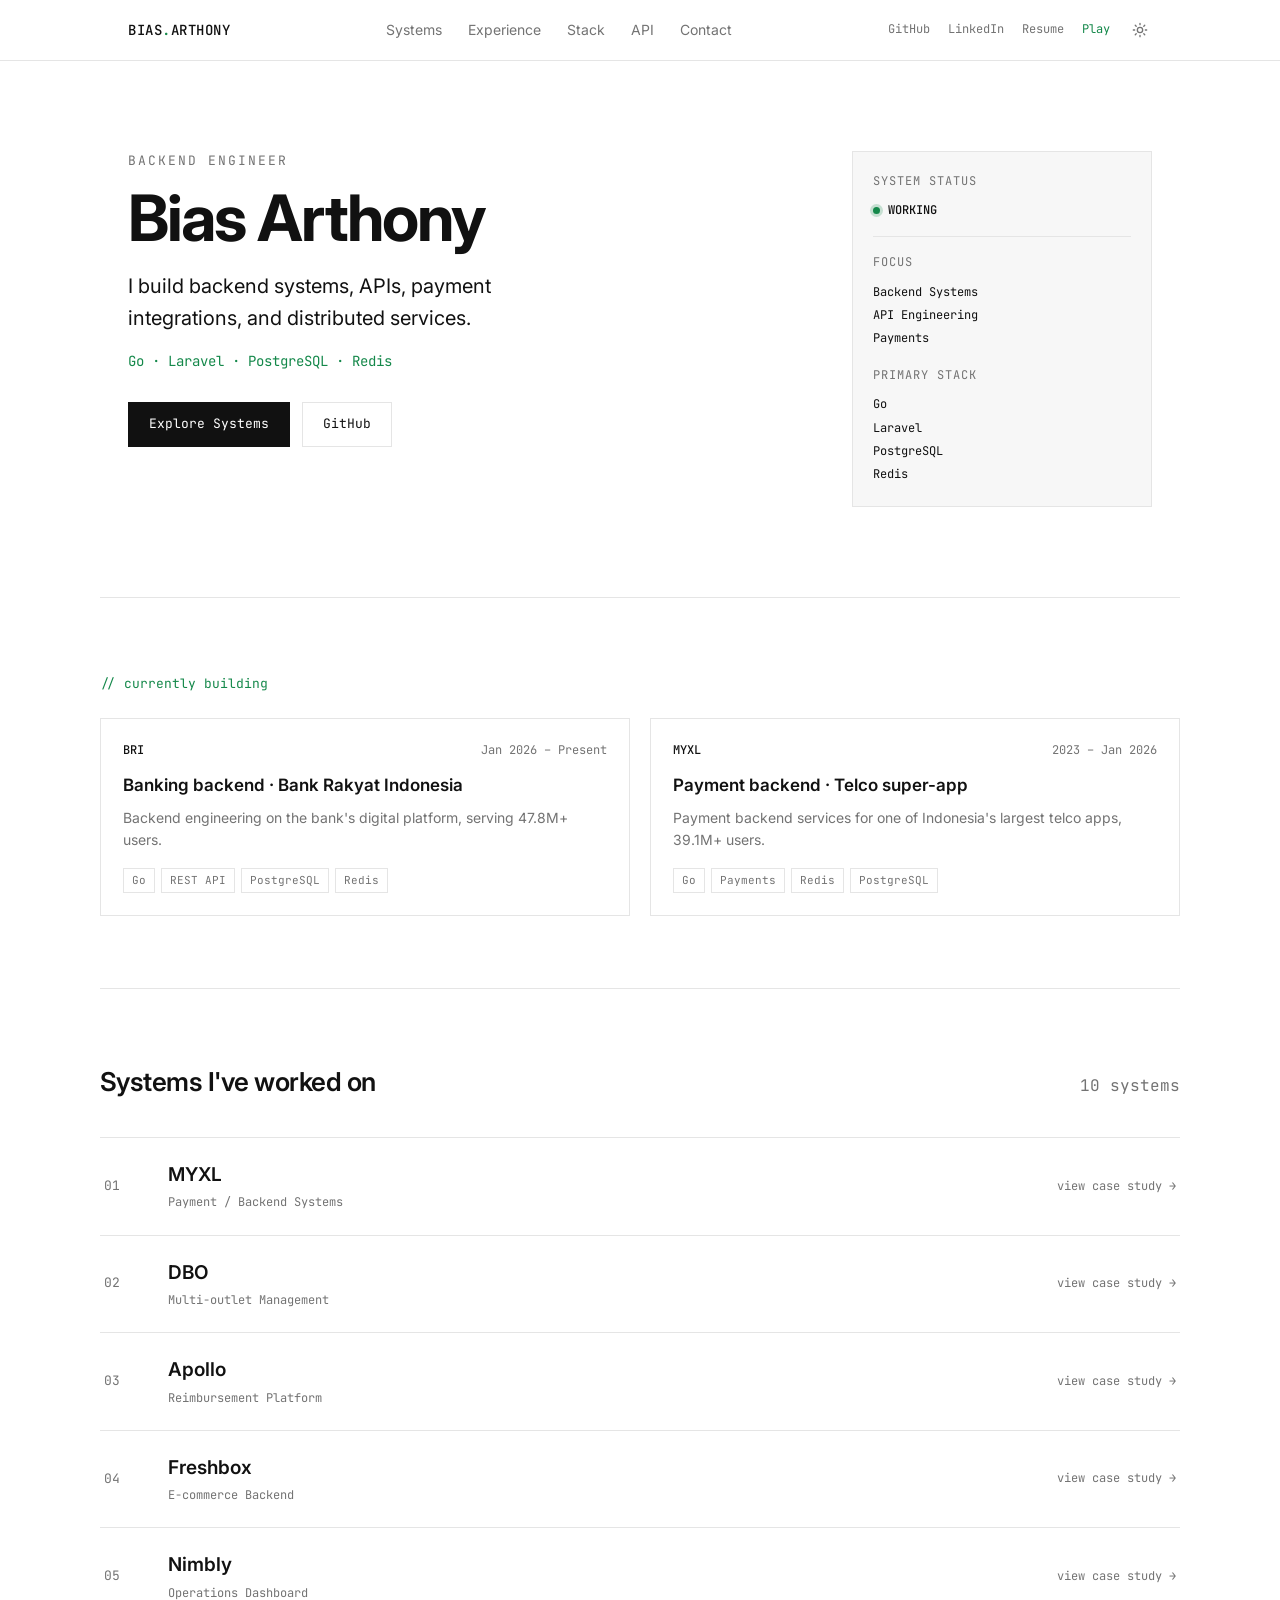
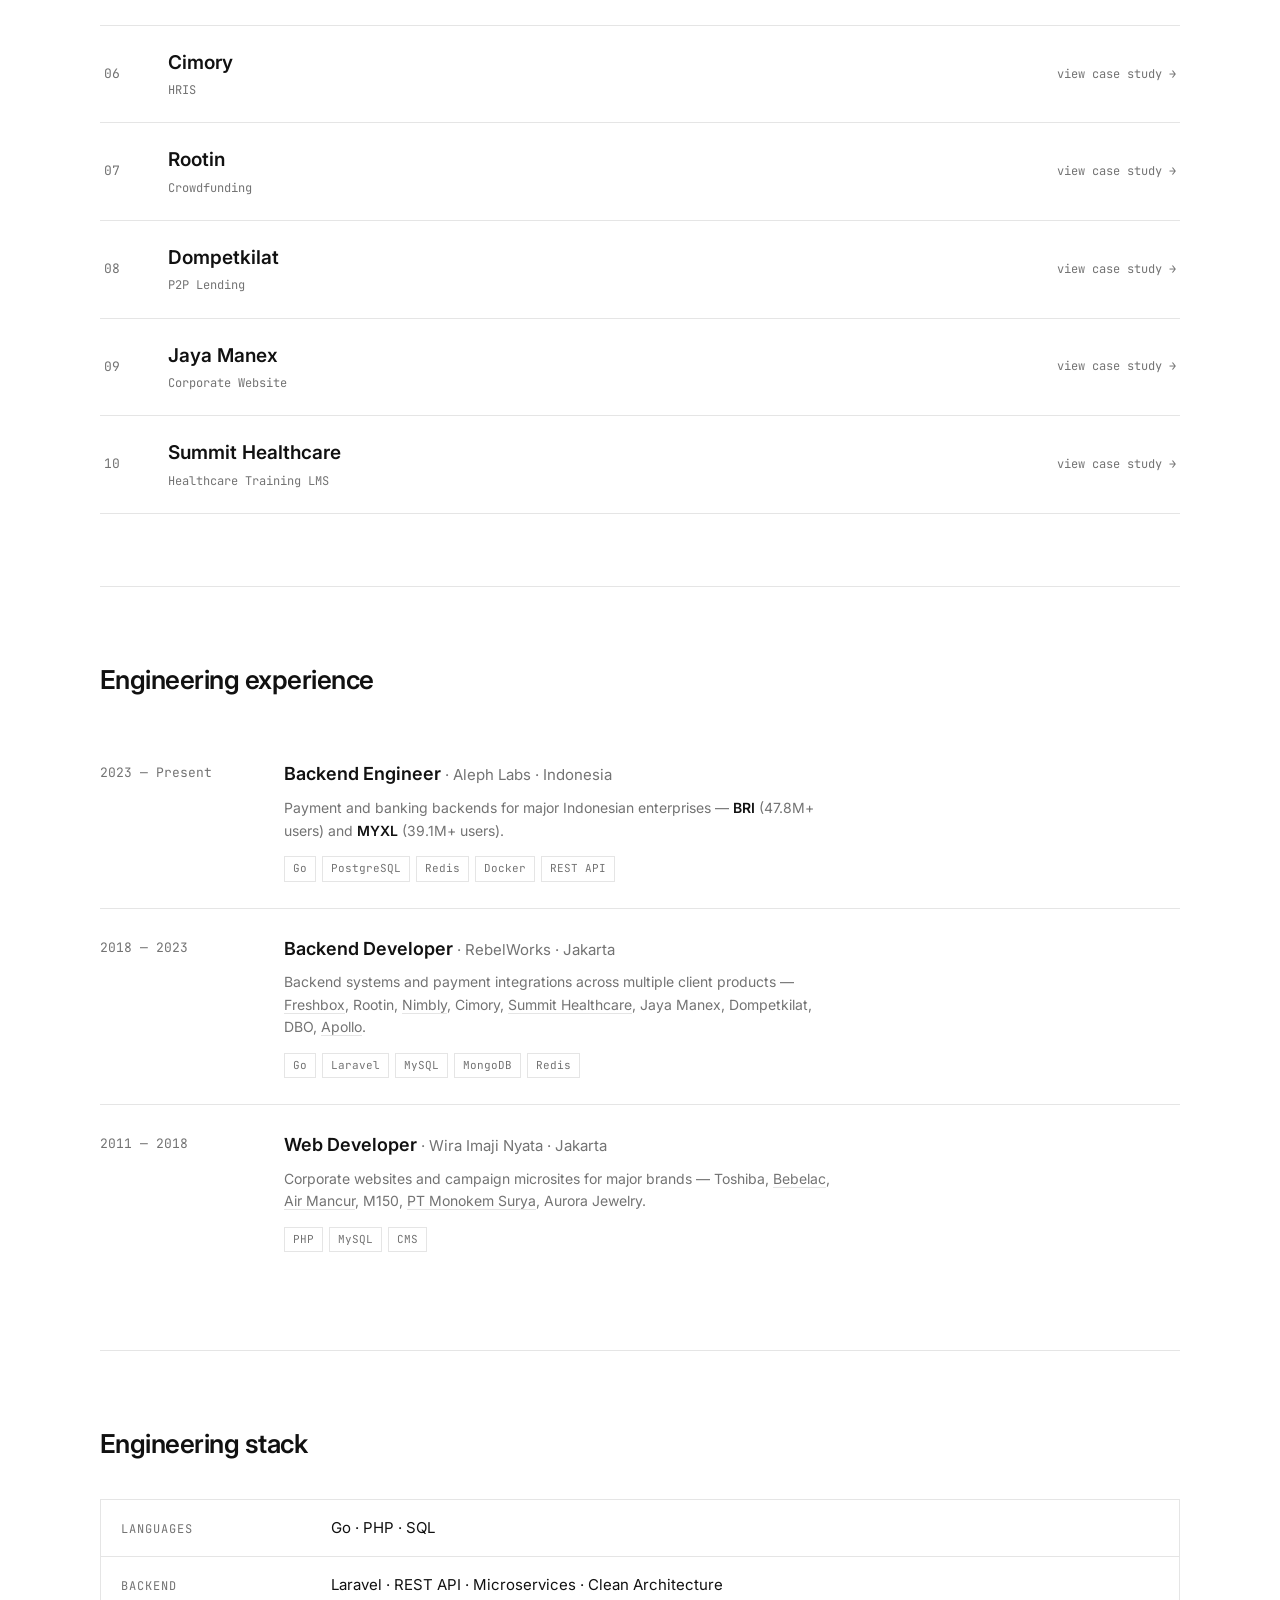
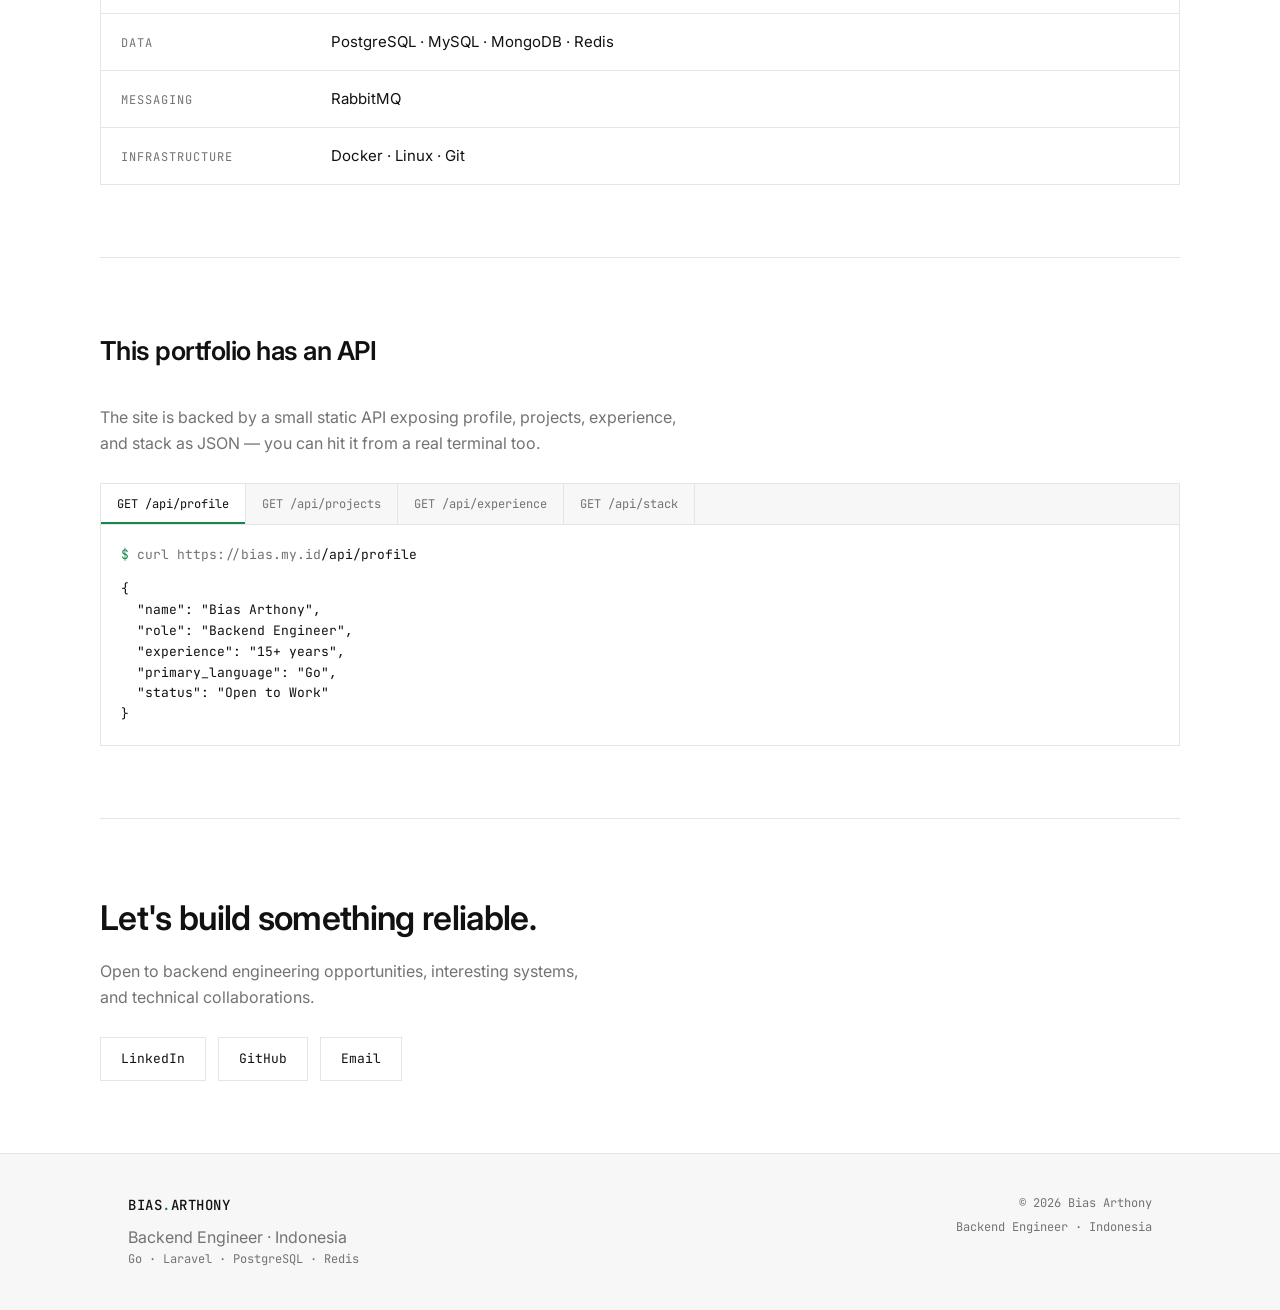
<file: index.html>
<!DOCTYPE html>
<html lang="en" data-theme="light">

<head>
  <meta charset="UTF-8" />
  <meta name="viewport" content="width=device-width, initial-scale=1.0" />

  <title>Bias Arthony — Backend Engineer</title>
  <meta name="description"
    content="Backend Engineer specializing in Go, Laravel, PostgreSQL, APIs, payment systems, and backend infrastructure. 15+ years building reliable systems." />
  <meta name="author" content="Bias Arthony" />
  <link rel="canonical" href="https://bias.my.id/" />
  <meta name="theme-color" content="#ffffff" />

  <meta property="og:type" content="website" />
  <meta property="og:url" content="https://bias.my.id/" />
  <meta property="og:title" content="Bias Arthony — Backend Engineer" />
  <meta property="og:description" content="Backend Engineer — Go, Laravel, PostgreSQL, APIs, payment systems, and backend infrastructure." />
  <meta property="og:image" content="https://bias.my.id/assets/img/og.png" />
  <meta property="og:site_name" content="Bias Arthony" />

  <meta name="twitter:card" content="summary_large_image" />
  <meta name="twitter:title" content="Bias Arthony — Backend Engineer" />
  <meta name="twitter:description" content="Backend Engineer — Go, Laravel, PostgreSQL, APIs, payment systems, and backend infrastructure." />
  <meta name="twitter:image" content="https://bias.my.id/assets/img/og.png" />

  <link rel="icon" type="image/svg+xml" href="assets/icons/favicon.svg" />

  <link rel="preconnect" href="https://fonts.googleapis.com" />
  <link rel="preconnect" href="https://fonts.gstatic.com" crossorigin />
  <link
    href="https://fonts.googleapis.com/css2?family=Inter:wght@400;500;600;700&family=JetBrains+Mono:wght@400;500&display=swap"
    rel="stylesheet" />

  <link rel="stylesheet" href="style.css" />

  <script type="application/ld+json">
  {
    "@context": "https://schema.org",
    "@type": "Person",
    "name": "Bias Arthony",
    "jobTitle": "Backend Engineer",
    "url": "https://bias.my.id/",
    "address": { "@type": "PostalAddress", "addressCountry": "Indonesia" },
    "sameAs": ["https://github.com/bias-arthony", "https://www.linkedin.com/in/biasarthony/"],
    "knowsAbout": ["Go", "Laravel", "PostgreSQL", "Redis", "RabbitMQ", "REST API", "Microservices", "Payment Systems", "Distributed Systems", "Backend Infrastructure"]
  }
  </script>
</head>

<body>

  <!-- ── Nav ─────────────────────────────────────────── -->
  <nav class="nav" id="nav">
    <div class="nav-inner">
      <a class="brand" href="#top">BIAS<span class="dot">.</span>ARTHONY</a>
      <div class="nav-links" id="nav-links">
        <a href="#systems">Systems</a>
        <a href="#experience">Experience</a>
        <a href="#stack">Stack</a>
        <a href="#api">API</a>
        <a href="#contact">Contact</a>
        <a href="/game/" class="only-mobile">Play</a>
      </div>
      <div class="nav-right">
        <a href="https://github.com/bias-arthony" target="_blank" rel="noopener">GitHub</a>
        <a href="https://www.linkedin.com/in/biasarthony/" target="_blank" rel="noopener">LinkedIn</a>
        <a href="assets/Bias-Arthony-CV.pdf" download>Resume</a>
        <a href="/game/" class="nav-play">Play</a>
        <button class="theme-btn" id="theme-toggle" type="button" aria-label="Toggle theme">
          <svg class="i-sun" viewBox="0 0 24 24" width="16" height="16" fill="none" stroke="currentColor" stroke-width="2" stroke-linecap="round"><circle cx="12" cy="12" r="4"/><path d="M12 2v2M12 20v2M4.9 4.9l1.4 1.4M17.7 17.7l1.4 1.4M2 12h2M20 12h2M4.9 19.1l1.4-1.4M17.7 6.3l1.4-1.4"/></svg>
          <svg class="i-moon" viewBox="0 0 24 24" width="16" height="16" fill="none" stroke="currentColor" stroke-width="2" stroke-linecap="round" stroke-linejoin="round"><path d="M21 12.8A9 9 0 1 1 11.2 3a7 7 0 0 0 9.8 9.8z"/></svg>
        </button>
        <button class="menu-btn" id="menu-btn" type="button" aria-label="Menu" aria-expanded="false">
          <svg viewBox="0 0 24 24" width="20" height="20" fill="none" stroke="currentColor" stroke-width="2" stroke-linecap="round"><path d="M3 6h18M3 12h18M3 18h18"/></svg>
        </button>
      </div>
    </div>
  </nav>

  <main id="top">

    <!-- ── Hero ──────────────────────────────────────── -->
    <header class="hero container">
      <div class="hero-main reveal">
        <p class="eyebrow">Backend Engineer</p>
        <h1>Bias Arthony</h1>
        <p class="lead">I build backend systems, APIs, payment integrations, and distributed services.</p>
        <p class="mono stack-line">Go · Laravel · PostgreSQL · Redis</p>
        <div class="hero-actions">
          <a class="btn btn-primary" href="#systems">Explore Systems</a>
          <a class="btn btn-ghost" href="https://github.com/bias-arthony" target="_blank" rel="noopener">GitHub</a>
        </div>
      </div>

      <aside class="status-card reveal" aria-label="System status">
        <div class="status-row"><span class="k">SYSTEM STATUS</span></div>
        <div class="status-row on"><span class="live"></span> WORKING</div>
        <div class="status-sep"></div>
        <div class="status-block">
          <span class="k">FOCUS</span>
          <ul><li>Backend Systems</li><li>API Engineering</li><li>Payments</li></ul>
        </div>
        <div class="status-block">
          <span class="k">PRIMARY STACK</span>
          <ul><li>Go</li><li>Laravel</li><li>PostgreSQL</li><li>Redis</li></ul>
        </div>
      </aside>
    </header>

    <!-- ── Currently building ────────────────────────── -->
    <section class="container section" id="current">
      <div class="sec-label reveal"><span class="mono">// currently building</span></div>
      <div class="current-grid">
        <article class="current-card reveal">
          <div class="cc-head"><span class="mono tag">BRI</span><span class="mono muted">Jan 2026 – Present</span></div>
          <h3>Banking backend · Bank Rakyat Indonesia</h3>
          <p>Backend engineering on the bank's digital platform, serving 47.8M+ users.</p>
          <div class="chips"><span>Go</span><span>REST API</span><span>PostgreSQL</span><span>Redis</span></div>
        </article>
        <article class="current-card reveal">
          <div class="cc-head"><span class="mono tag">MYXL</span><span class="mono muted">2023 – Jan 2026</span></div>
          <h3>Payment backend · Telco super-app</h3>
          <p>Payment backend services for one of Indonesia's largest telco apps, 39.1M+ users.</p>
          <div class="chips"><span>Go</span><span>Payments</span><span>Redis</span><span>PostgreSQL</span></div>
        </article>
      </div>
    </section>

    <!-- ── Systems ───────────────────────────────────── -->
    <section class="container section" id="systems">
      <div class="sec-head reveal">
        <h2>Systems I've worked on</h2>
        <span class="mono muted">10 systems</span>
      </div>
      <div class="systems" id="systems-list"></div>
    </section>

    <!-- ── Experience ────────────────────────────────── -->
    <section class="container section" id="experience">
      <div class="sec-head reveal"><h2>Engineering experience</h2></div>
      <div class="exp">
        <article class="exp-row reveal">
          <div class="exp-when mono">2023 — Present</div>
          <div class="exp-what">
            <h3>Backend Engineer <span class="muted">· Aleph Labs · Indonesia</span></h3>
            <p>Payment and banking backends for major Indonesian enterprises — <strong>BRI</strong> (47.8M+ users) and <strong>MYXL</strong> (39.1M+ users).</p>
            <div class="chips"><span>Go</span><span>PostgreSQL</span><span>Redis</span><span>Docker</span><span>REST API</span></div>
          </div>
        </article>
        <article class="exp-row reveal">
          <div class="exp-when mono">2018 — 2023</div>
          <div class="exp-what">
            <h3>Backend Developer <span class="muted">· RebelWorks · Jakarta</span></h3>
            <p>Backend systems and payment integrations across multiple client products —
              <a href="https://www.freshbox.id/" target="_blank" rel="noopener">Freshbox</a>, Rootin,
              <a href="https://hellonimbly.com/id/" target="_blank" rel="noopener">Nimbly</a>, Cimory,
              <a href="https://www.summithealthcare.co.id/" target="_blank" rel="noopener">Summit Healthcare</a>, Jaya Manex, Dompetkilat, DBO,
              <a href="https://getapollo.co/reimbursement" target="_blank" rel="noopener">Apollo</a>.</p>
            <div class="chips"><span>Go</span><span>Laravel</span><span>MySQL</span><span>MongoDB</span><span>Redis</span></div>
          </div>
        </article>
        <article class="exp-row reveal">
          <div class="exp-when mono">2011 — 2018</div>
          <div class="exp-what">
            <h3>Web Developer <span class="muted">· Wira Imaji Nyata · Jakarta</span></h3>
            <p>Corporate websites and campaign microsites for major brands — Toshiba,
              <a href="https://www.bebelac.com/" target="_blank" rel="noopener">Bebelac</a>,
              <a href="https://www.airmancur.co.id/product.html" target="_blank" rel="noopener">Air Mancur</a>, M150,
              <a href="https://www.monokem.com/" target="_blank" rel="noopener">PT Monokem Surya</a>, Aurora Jewelry.</p>
            <div class="chips"><span>PHP</span><span>MySQL</span><span>CMS</span></div>
          </div>
        </article>
      </div>
    </section>

    <!-- ── Stack ─────────────────────────────────────── -->
    <section class="container section" id="stack">
      <div class="sec-head reveal"><h2>Engineering stack</h2></div>
      <div class="matrix reveal">
        <div class="mrow"><span class="mono k">LANGUAGES</span><span class="v">Go · PHP · SQL</span></div>
        <div class="mrow"><span class="mono k">BACKEND</span><span class="v">Laravel · REST API · Microservices · Clean Architecture</span></div>
        <div class="mrow"><span class="mono k">DATA</span><span class="v">PostgreSQL · MySQL · MongoDB · Redis</span></div>
        <div class="mrow"><span class="mono k">MESSAGING</span><span class="v">RabbitMQ</span></div>
        <div class="mrow"><span class="mono k">INFRASTRUCTURE</span><span class="v">Docker · Linux · Git</span></div>
      </div>
    </section>

    <!-- ── API ───────────────────────────────────────── -->
    <section class="container section" id="api">
      <div class="sec-head reveal"><h2>This portfolio has an API</h2></div>
      <p class="api-intro reveal">The site is backed by a small static API exposing profile, projects,
        experience, and stack as JSON — you can hit it from a real terminal too.</p>
      <div class="api-console reveal">
        <div class="api-tabs" id="api-tabs">
          <button class="api-tab active" data-ep="/api/profile">GET /api/profile</button>
          <button class="api-tab" data-ep="/api/projects">GET /api/projects</button>
          <button class="api-tab" data-ep="/api/experience">GET /api/experience</button>
          <button class="api-tab" data-ep="/api/stack">GET /api/stack</button>
        </div>
        <div class="api-body">
          <div class="api-req mono"><span class="prompt">$</span> curl https://bias.my.id<span id="api-ep">/api/profile</span></div>
          <pre class="api-res mono" id="api-res">Loading…</pre>
        </div>
      </div>
    </section>

    <!-- ── Contact ───────────────────────────────────── -->
    <section class="container section" id="contact">
      <div class="contact reveal">
        <h2>Let's build something reliable.</h2>
        <p>Open to backend engineering opportunities, interesting systems, and technical collaborations.</p>
        <div class="contact-links">
          <a class="btn btn-ghost" href="https://www.linkedin.com/in/biasarthony/" target="_blank" rel="noopener">LinkedIn</a>
          <a class="btn btn-ghost" href="https://github.com/bias-arthony" target="_blank" rel="noopener">GitHub</a>
          <a class="btn btn-ghost" href="mailto:biasarthony@gmail.com">Email</a>
        </div>
      </div>
    </section>
  </main>

  <footer class="footer">
    <div class="container footer-inner">
      <div>
        <div class="brand">BIAS<span class="dot">.</span>ARTHONY</div>
        <p class="muted">Backend Engineer · Indonesia</p>
        <p class="mono muted small">Go · Laravel · PostgreSQL · Redis</p>
      </div>
      <div class="footer-meta mono muted small">
        <span>© 2026 Bias Arthony</span>
        <span>Backend Engineer · Indonesia</span>
      </div>
    </div>
  </footer>

  <script src="script.js" defer></script>
</body>

</html>
</file>
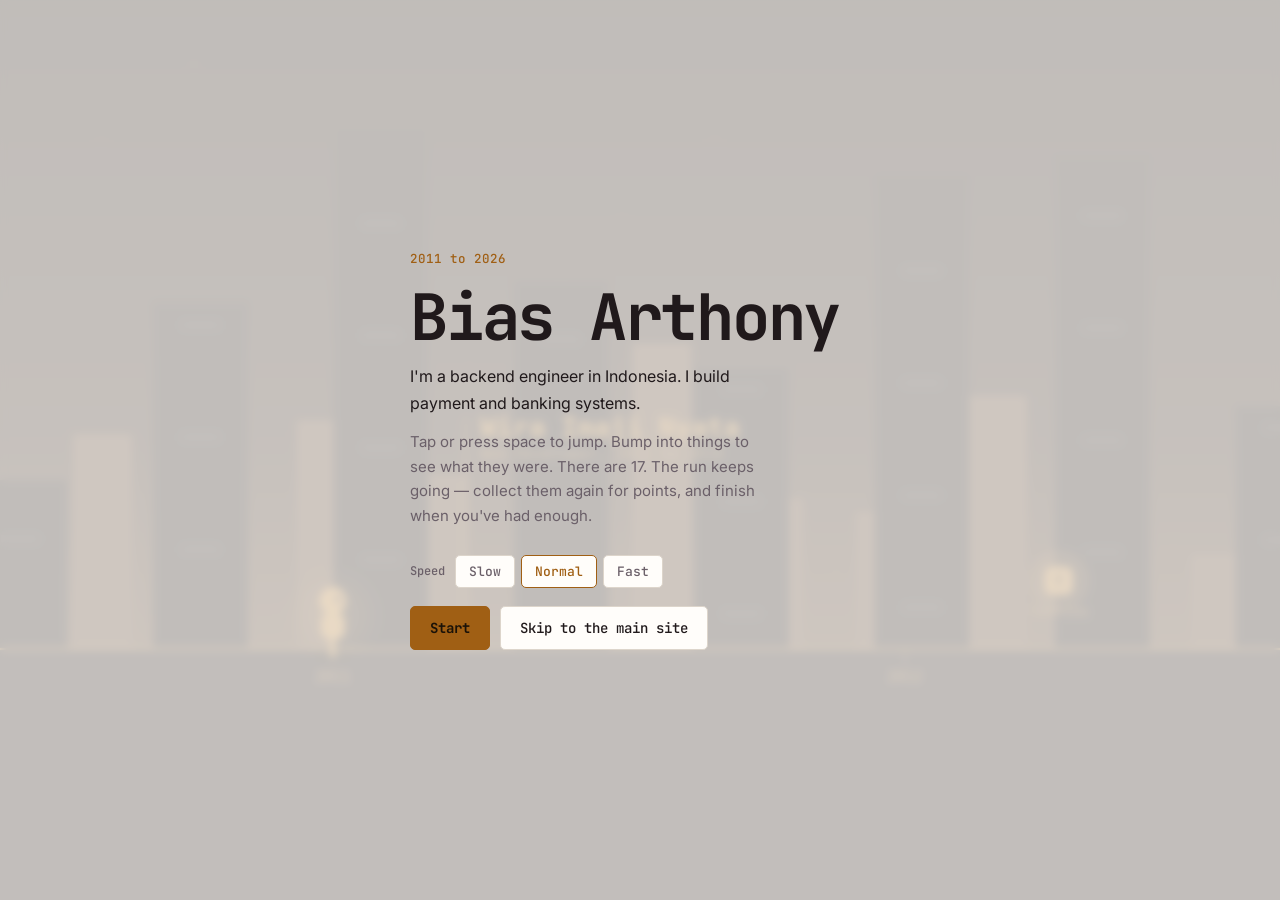
<file: game/index.html>
<!DOCTYPE html>
<html lang="en" data-theme="dark">
<head>
<meta charset="utf-8">
<meta name="color-scheme" content="dark light">
<meta name="viewport" content="width=device-width, initial-scale=1, viewport-fit=cover">
<title>Bias Arthony — Backend Engineer (Go, PostgreSQL, Redis)</title>
<meta name="description" content="Bias Arthony, backend engineer in Indonesia. Payment and banking systems since 2011, in Go, Laravel, PostgreSQL and Redis. Play through the timeline.">
<link rel="canonical" href="https://bias.my.id/game/">
<meta name="robots" content="noindex, follow">
<meta name="theme-color" content="#15121b" media="(prefers-color-scheme: dark)">
<meta name="theme-color" content="#eeeae4" media="(prefers-color-scheme: light)">
<meta property="og:type" content="profile">
<meta property="og:title" content="Bias Arthony — Backend Engineer">
<meta property="og:description" content="Backend engineer in Indonesia. Payments and banking since 2011.">
<meta property="og:url" content="https://bias.my.id/game/">
<meta name="twitter:card" content="summary_large_image">
<link rel="icon" href="data:image/svg+xml,%3Csvg xmlns='http://www.w3.org/2000/svg' viewBox='0 0 32 32'%3E%3Crect width='32' height='32' rx='6' fill='%2315121b'/%3E%3Ccircle cx='16' cy='12' r='5' fill='%23d6984a'/%3E%3Cpath d='M16 17v7M16 24l-4 4M16 24l4 4' stroke='%23d6984a' stroke-width='2.5' stroke-linecap='round'/%3E%3C/svg%3E">
<link rel="preconnect" href="https://fonts.googleapis.com">
<link rel="preconnect" href="https://fonts.gstatic.com" crossorigin>
<link rel="preload" as="style" href="https://fonts.googleapis.com/css2?family=Inter:wght@400;500;600&family=JetBrains+Mono:wght@400;500;700&display=swap" onload="this.onload=null;this.rel='stylesheet'">
<noscript><link rel="stylesheet" href="https://fonts.googleapis.com/css2?family=Inter:wght@400;500;600&family=JetBrains+Mono:wght@400;500;700&display=swap"></noscript>
<link rel="stylesheet" href="styles.css">
<script type="application/ld+json">
{"@context":"https://schema.org","@type":"Person","name":"Bias Arthony","jobTitle":"Backend Engineer","url":"https://bias.my.id/","email":"mailto:biasarthony@gmail.com","address":{"@type":"PostalAddress","addressCountry":"ID"},"sameAs":["https://github.com/bias-arthony","https://linkedin.com/in/biasarthony"],"knowsAbout":["Go","PHP","Laravel","PostgreSQL","MySQL","MongoDB","Redis","RabbitMQ","Docker","REST API","Microservices","Clean Architecture"],"worksFor":{"@type":"Organization","name":"Aleph Labs"}}
</script>
</head>
<body>

<a class="skip" href="/">Skip the game, go to the main site</a>

<div id="game">
  <canvas id="stage" role="img" aria-label="A side-scrolling run through fifteen years of work. The same information is written out in the document below."></canvas>

  <div id="intro">
    <div class="in">
      <p class="kick">2011 to 2026</p>
      <h1>Bias Arthony</h1>
      <p class="sub">I'm a backend engineer in Indonesia. I build payment and banking systems.</p>
      <p class="how">Tap or press space to jump. Bump into things to see what they were. There are <span
          id="intro-total">17</span>. The run keeps going — collect them again for points, and finish when you've had
        enough.</p>
      <div class="speed" role="group" aria-label="Running speed">
        <span class="sp-k">Speed</span>
        <button class="sp" data-s="slow" type="button">Slow</button>
        <button class="sp" data-s="normal" type="button">Normal</button>
        <button class="sp" data-s="fast" type="button">Fast</button>
      </div>
      <div class="row">
        <button id="go" class="btn btn-p" type="button">Start</button>
        <a class="btn" href="/">Skip to the main site</a>
      </div>
    </div>
  </div>

  <div id="hud" hidden>
    <p class="found"><span id="found">0</span><span class="sl">/</span><span id="total">17</span> found<span
        class="sl">·</span><span id="score">0</span> pts<span class="sp-now" id="sp-now"></span></p>
    <div class="hud-r">
      <button id="stop" class="ico wide" type="button">Finish</button>
      <button id="slower" class="ico" type="button" aria-label="Slow down">−</button>
      <button id="faster" class="ico" type="button" aria-label="Speed up">+</button>
      <button id="theme" class="ico" type="button" aria-label="Switch theme">◐</button>
      <a class="ico" href="/" aria-label="Back to the main site">≡</a>
    </div>
  </div>

  <div id="cards" aria-live="polite"></div>

  <div id="over" hidden>
    <div class="in">
      <p class="kick">You found <span id="over-n">0</span>. Score <span id="over-score">0</span> · best <span
          id="over-best">0</span>.</p>
      <h2>Here's all of it</h2>
      <div id="over-list"></div>
      <ul class="links">
        <li><a href="mailto:biasarthony@gmail.com">biasarthony@gmail.com</a></li>
        <li><a href="https://github.com/bias-arthony" rel="me">github.com/bias-arthony</a></li>
        <li><a href="https://linkedin.com/in/biasarthony" rel="me">linkedin.com/in/biasarthony</a></li>
      </ul>
      <div class="row">
        <button id="again" class="btn btn-p" type="button">Run again</button>
        <a class="btn" href="/">Back to the site</a>
      </div>
    </div>
  </div>
</div>

<script src="game.js" defer></script>
</body>
</html>
</file>
<file: style.css>
/* ───────────────────────────────────────────────
   bias.my.id — Engineering System portfolio
   Monochrome, editorial, mono accents. Vanilla CSS.
   ─────────────────────────────────────────────── */

:root {
  --bg: #ffffff;
  --bg-2: #f7f7f7;
  --fg: #111111;
  --muted: #737373;
  --border: #e5e5e5;
  --accent: #111111;
  --green: #14884a;

  --sans: "Inter", -apple-system, system-ui, "Segoe UI", sans-serif;
  --mono: "JetBrains Mono", ui-monospace, "SF Mono", Menlo, monospace;
  --max: 1080px;
  --pad: 28px;
}

:root[data-theme="dark"] {
  --bg: #0a0a0a;
  --bg-2: #111111;
  --fg: #f5f5f5;
  --muted: #8a8a8a;
  --border: #262626;
  --accent: #f5f5f5;
  --green: #2bd576;
}

* { margin: 0; padding: 0; box-sizing: border-box; }
html { scroll-behavior: smooth; scroll-padding-top: 80px; }
body {
  background: var(--bg); color: var(--fg);
  font-family: var(--sans); font-size: 16px; line-height: 1.6;
  -webkit-font-smoothing: antialiased; overflow-x: hidden;
  transition: background .25s, color .25s;
}
a { color: inherit; text-decoration: none; }
.mono { font-family: var(--mono); }
.muted { color: var(--muted); }
.small { font-size: 12px; }
.container { max-width: var(--max); margin: 0 auto; padding: 0 var(--pad); }
.dot { color: var(--green); }

/* ── Nav ─────────────────────────────────────── */
.nav {
  position: sticky; top: 0; z-index: 100;
  background: color-mix(in srgb, var(--bg) 82%, transparent);
  backdrop-filter: blur(10px);
  border-bottom: 1px solid var(--border);
}
.nav-inner {
  max-width: var(--max); margin: 0 auto; height: 60px; padding: 0 var(--pad);
  display: flex; align-items: center; justify-content: space-between; gap: 20px;
}
.brand { font-family: var(--mono); font-size: 14px; font-weight: 500; letter-spacing: .5px; }
.nav-links { display: flex; gap: 26px; }
.nav-links a { font-size: 14px; color: var(--muted); transition: color .18s; }
.nav-links a:hover { color: var(--fg); }
.nav-links a.active { color: var(--green); }
.nav-right a:hover { color: var(--green); }
.nav-right a.nav-play { color: var(--green); }
.only-mobile { display: none; }
.nav-right { display: flex; align-items: center; gap: 18px; }
.nav-right a { font-family: var(--mono); font-size: 12px; color: var(--muted); transition: color .18s; }
.nav-right a:hover { color: var(--fg); }
.theme-btn, .menu-btn { background: none; border: none; color: var(--muted); cursor: pointer; display: inline-flex; padding: 4px; }
.theme-btn:hover, .menu-btn:hover { color: var(--fg); }
.i-moon { display: none; }
:root[data-theme="dark"] .i-sun { display: none; }
:root[data-theme="dark"] .i-moon { display: block; }
.menu-btn { display: none; }

/* ── Section rhythm ──────────────────────────── */
.section { padding: 72px 0; border-top: 1px solid var(--border); }
.sec-head { display: flex; align-items: baseline; justify-content: space-between; gap: 16px; margin-bottom: 34px; }
.sec-head h2 { font-size: 26px; font-weight: 600; letter-spacing: -.02em; }
.sec-label { margin-bottom: 22px; }
.sec-label .mono { color: var(--green); font-size: 13px; }

/* ── Hero ────────────────────────────────────── */
.hero {
  display: grid; grid-template-columns: 1fr 300px; gap: 48px;
  padding-top: 90px; padding-bottom: 90px; align-items: start;
}
.eyebrow { font-family: var(--mono); font-size: 13px; color: var(--muted); text-transform: uppercase; letter-spacing: 2px; margin-bottom: 14px; }
.hero h1 { font-size: 64px; font-weight: 700; letter-spacing: -.03em; line-height: 1; margin-bottom: 20px; }
.lead { font-size: 20px; max-width: 34ch; margin-bottom: 16px; }
.stack-line { color: var(--green); font-size: 14px; margin-bottom: 30px; }
.hero-actions { display: flex; gap: 12px; flex-wrap: wrap; }

.btn { font-family: var(--mono); font-size: 13px; padding: 11px 20px; border: 1px solid var(--border); transition: all .18s; cursor: pointer; }
.btn-primary { background: var(--fg); color: var(--bg); border-color: var(--fg); }
.btn-primary:hover { opacity: .85; }
.btn-ghost:hover { border-color: var(--fg); }

.status-card { border: 1px solid var(--border); background: var(--bg-2); padding: 20px; font-family: var(--mono); font-size: 12px; }
.status-row { display: flex; align-items: center; gap: 8px; }
.status-row .k, .status-block .k { color: var(--muted); letter-spacing: 1px; }
.status-row.on { color: var(--fg); font-weight: 500; margin-top: 10px; }
.live { width: 7px; height: 7px; border-radius: 50%; background: var(--green); box-shadow: 0 0 0 3px color-mix(in srgb, var(--green) 22%, transparent); animation: pulse 2.4s infinite; }
@keyframes pulse { 50% { opacity: .4; } }
.status-sep { height: 1px; background: var(--border); margin: 16px 0; }
.status-block { margin-bottom: 16px; }
.status-block:last-child { margin-bottom: 0; }
.status-block ul { list-style: none; margin-top: 8px; }
.status-block li { color: var(--fg); padding: 2px 0; }

/* ── Currently building ──────────────────────── */
.current-grid { display: grid; grid-template-columns: 1fr 1fr; gap: 20px; }
.current-card { border: 1px solid var(--border); padding: 22px; transition: border-color .18s; }
.current-card:hover { border-color: var(--fg); }
.cc-head { display: flex; justify-content: space-between; align-items: center; margin-bottom: 12px; font-size: 12px; }
.cc-head .tag { color: var(--fg); font-weight: 500; }
.current-card h3 { font-size: 17px; font-weight: 600; margin-bottom: 8px; }
.current-card p { color: var(--muted); font-size: 14px; margin-bottom: 16px; }

.chips { display: flex; flex-wrap: wrap; gap: 6px; }
.chips span { font-family: var(--mono); font-size: 11px; color: var(--muted); border: 1px solid var(--border); padding: 3px 8px; }

/* ── Systems ─────────────────────────────────── */
.systems { border-top: 1px solid var(--border); }
.sys { border-bottom: 1px solid var(--border); }
.sys-head { display: grid; grid-template-columns: 44px 1fr auto; gap: 20px; align-items: center; padding: 22px 4px; cursor: pointer; transition: background .15s; }
.sys-head:hover { background: var(--bg-2); }
.sys-num { font-family: var(--mono); font-size: 13px; color: var(--muted); }
.sys-title { display: flex; flex-direction: column; gap: 3px; }
.sys-title .name { font-size: 19px; font-weight: 600; }
.sys-title .type { font-family: var(--mono); font-size: 12px; color: var(--muted); }
.sys-toggle { font-family: var(--mono); font-size: 12px; color: var(--muted); white-space: nowrap; }
.sys-head:hover .sys-toggle { color: var(--fg); }
.sys-detail { display: grid; grid-template-columns: 44px 1fr; gap: 20px; max-height: 0; overflow: hidden; transition: max-height .3s ease; }
.sys.open .sys-detail { max-height: 640px; }
.sys.open .sys-toggle { color: var(--fg); }
.sys-detail-inner { padding: 4px 0 28px; display: grid; gap: 18px; }
.sys-cols { display: grid; grid-template-columns: 1fr 1fr; gap: 24px; }
.sys-field .fk { font-family: var(--mono); font-size: 11px; color: var(--muted); text-transform: uppercase; letter-spacing: 1px; display: block; margin-bottom: 6px; }
.sys-field p { font-size: 14px; }
.sys-field .ph { color: var(--muted); font-style: italic; }
.sys-links { display: flex; gap: 16px; }
.sys-links a { font-family: var(--mono); font-size: 12px; border-bottom: 1px solid var(--border); padding-bottom: 2px; }
.sys-links a:hover { border-color: var(--fg); }

/* ── Experience ──────────────────────────────── */
.exp { display: grid; gap: 0; }
.exp-row { display: grid; grid-template-columns: 160px 1fr; gap: 24px; padding: 26px 0; border-top: 1px solid var(--border); }
.exp-row:first-child { border-top: none; }
.exp-when { font-size: 13px; color: var(--muted); padding-top: 3px; }
.exp-what h3 { font-size: 18px; font-weight: 600; margin-bottom: 8px; }
.exp-what h3 .muted { font-weight: 400; font-size: 15px; }
.exp-what p { color: var(--muted); font-size: 14px; margin-bottom: 14px; max-width: 62ch; }
.exp-what strong { color: var(--fg); font-weight: 600; }
.exp-what a { border-bottom: 1px solid var(--border); transition: border-color .18s, color .18s; }
.exp-what a:hover { color: var(--green); border-color: var(--green); }

/* ── Stack matrix ────────────────────────────── */
.matrix { border: 1px solid var(--border); }
.mrow { display: grid; grid-template-columns: 190px 1fr; gap: 20px; padding: 16px 20px; border-bottom: 1px solid var(--border); align-items: baseline; }
.mrow:last-child { border-bottom: none; }
.mrow .k { font-size: 12px; color: var(--muted); letter-spacing: 1px; }
.mrow .v { font-size: 15px; }

/* ── API console ─────────────────────────────── */
.api-intro { color: var(--muted); max-width: 60ch; margin-bottom: 26px; }
.api-console { border: 1px solid var(--border); }
.api-tabs { display: flex; flex-wrap: wrap; border-bottom: 1px solid var(--border); background: var(--bg-2); }
.api-tab { font-family: var(--mono); font-size: 12px; padding: 12px 16px; background: none; border: none; border-right: 1px solid var(--border); color: var(--muted); cursor: pointer; transition: color .15s, background .15s; }
.api-tab:hover { color: var(--fg); }
.api-tab.active { color: var(--fg); background: var(--bg); box-shadow: inset 0 -2px 0 var(--green); }
.api-body { padding: 20px; }
.api-req { font-size: 13px; color: var(--muted); margin-bottom: 14px; }
.api-req .prompt { color: var(--green); }
.api-req #api-ep { color: var(--fg); }
.api-res { font-size: 13px; line-height: 1.6; white-space: pre; overflow-x: auto; color: var(--fg); }

/* ── Contact ─────────────────────────────────── */
.contact { text-align: left; }
.contact h2 { font-size: 34px; font-weight: 600; letter-spacing: -.02em; margin-bottom: 14px; }
.contact p { color: var(--muted); max-width: 48ch; margin-bottom: 26px; }
.contact-links { display: flex; gap: 12px; flex-wrap: wrap; }

/* ── Footer ──────────────────────────────────── */
.footer { border-top: 1px solid var(--border); padding: 40px 0; background: var(--bg-2); }
.footer-inner { display: flex; justify-content: space-between; gap: 24px; flex-wrap: wrap; }
.footer .brand { font-size: 14px; margin-bottom: 8px; }
.footer-meta { display: flex; flex-direction: column; gap: 4px; text-align: right; }

/* ── Reveal ──────────────────────────────────── */
.reveal { opacity: 0; transform: translateY(16px); transition: opacity .6s ease, transform .6s ease; }
.reveal.visible { opacity: 1; transform: none; }

/* ── Responsive ──────────────────────────────── */
@media (max-width: 860px) {
  .nav-links, .nav-right a { display: none; }
  .menu-btn { display: inline-flex; }
  .nav-links {
    position: absolute; top: 60px; left: 0; width: 100%; flex-direction: column; gap: 0;
    background: var(--bg); border-bottom: 1px solid var(--border);
    max-height: 0; overflow: hidden; transition: max-height .3s ease;
  }
  .nav-links.open { display: flex; max-height: 360px; }
  .nav-links a { padding: 15px var(--pad); border-top: 1px solid var(--border); }
  .nav-links a.only-mobile { display: block; color: var(--green); }
  .hero { grid-template-columns: 1fr; gap: 34px; padding-top: 56px; }
  .hero h1 { font-size: 44px; }
  .lead { font-size: 18px; }
  .current-grid, .sys-cols { grid-template-columns: 1fr; }
  .exp-row { grid-template-columns: 1fr; gap: 8px; }
  .mrow { grid-template-columns: 1fr; gap: 6px; }
  .footer-meta { text-align: left; }
}
@media (prefers-reduced-motion: reduce) {
  * { animation: none !important; transition: none !important; }
  .reveal { opacity: 1; transform: none; }
  html { scroll-behavior: auto; }
}
</file>
<file: game/styles.css>
:root{
  --bg:#15121b; --surf:#1d1a26; --line:#2e2a3a; --fg:#ece7e2; --dim:#9a91a6;
  --acc:#d6984a;
  --mono:"JetBrains Mono",ui-monospace,SFMono-Regular,Menlo,monospace;
  --sans:"Inter",system-ui,-apple-system,"Segoe UI",sans-serif;
}
[data-theme=light]{
  --bg:#eeeae4; --surf:#fffdfa; --line:#ddd5cb; --fg:#20191b; --dim:#6b6069; --acc:#a05f14;
}
*{box-sizing:border-box}
html{scroll-behavior:smooth}
@media (prefers-reduced-motion:reduce){html{scroll-behavior:auto}*{animation:none!important;transition:none!important}}
body{margin:0;background:var(--bg);color:var(--fg);font-family:var(--sans);font-size:16px;line-height:1.65;-webkit-text-size-adjust:100%}
a{color:var(--acc);text-underline-offset:3px}
a:hover{color:var(--fg)}
:focus-visible{outline:2px solid var(--acc);outline-offset:3px;border-radius:2px}
.skip{position:fixed;top:8px;left:8px;z-index:99;transform:translateY(-200%);background:var(--surf);border:1px solid var(--acc);padding:8px 14px;border-radius:4px;font:500 13px var(--mono)}
.skip:focus{transform:none}
.btn{font:500 14px var(--mono);padding:12px 19px;border-radius:5px;border:1px solid var(--line);background:var(--surf);color:var(--fg);cursor:pointer;text-decoration:none;display:inline-block}
.btn:hover{border-color:var(--acc)}
.btn-p{background:var(--acc);border-color:var(--acc);color:#1a1208;font-weight:700}
.row{display:flex;gap:10px;flex-wrap:wrap}
.speed{display:flex;align-items:center;gap:6px;flex-wrap:wrap;margin:0 0 18px}
.sp-k{font:500 12px var(--mono);color:var(--dim);margin-right:4px}
.sp{font:500 13px var(--mono);padding:7px 13px;border-radius:5px;border:1px solid var(--line);
  background:var(--surf);color:var(--dim);cursor:pointer}
.sp:hover{color:var(--fg)}
.sp.on{border-color:var(--acc);color:var(--acc)}
.sp-now{font:500 12px var(--mono);color:var(--dim);margin-left:10px;text-transform:none}

/* ── stage ── */
#game{position:relative;height:100svh;min-height:480px;overflow:hidden;background:var(--bg)}
#stage{display:block;width:100%;height:100%;touch-action:manipulation;cursor:pointer}

#intro,#over{position:absolute;inset:0;z-index:20;display:grid;place-items:center;padding:26px 22px;
  background:color-mix(in srgb,var(--bg) 80%,transparent);backdrop-filter:blur(4px);overflow:auto}
#intro[hidden],#over[hidden]{display:none}
.in{max-width:46ch;width:100%}
.kick{font:500 12.5px var(--mono);color:var(--acc);margin:0 0 18px}
#intro h1{font:700 clamp(38px,10vw,64px)/1 var(--mono);letter-spacing:-.035em;margin:0 0 14px}
#over h2{font:700 clamp(26px,7vw,40px)/1.05 var(--mono);letter-spacing:-.03em;margin:0 0 22px}
.sub{margin:0 0 14px;max-width:38ch}
.how{margin:0 0 26px;color:var(--dim);font-size:15px;max-width:40ch}

/* ── hud ── */
#hud{position:absolute;inset:0 0 auto;z-index:10;display:flex;justify-content:space-between;align-items:flex-start;
  padding:max(14px,env(safe-area-inset-top)) 14px 0;pointer-events:none}
#hud[hidden]{display:none}
.found{margin:0;font:700 17px var(--mono);text-shadow:0 1px 6px rgba(0,0,0,.5)}
.found .sl{color:var(--dim);font-weight:400;margin:0 2px}
.hud-r{display:flex;gap:6px;pointer-events:auto}
.ico{width:34px;height:34px;display:grid;place-items:center;border-radius:5px;border:1px solid var(--line);
  background:color-mix(in srgb,var(--surf) 75%,transparent);color:var(--dim);font-size:15px;cursor:pointer;text-decoration:none;line-height:1}
.ico:hover{color:var(--acc);border-color:var(--acc)}
.ico.wide{width:auto;padding:0 10px;font:500 12px var(--mono)}

/* ── collected cards ── */
#cards{position:absolute;z-index:11;left:50%;transform:translateX(-50%);
  bottom:calc(20px + env(safe-area-inset-bottom));width:min(420px,calc(100vw - 28px));
  display:flex;flex-direction:column;gap:7px;pointer-events:none}
.card{background:var(--surf);border:1px solid var(--line);border-left:3px solid var(--acc);
  border-radius:5px;padding:9px 13px;animation:pop .22s ease-out}
.card.client{border-left-color:var(--dim)}
.card.out{opacity:0;transition:opacity .5s}
.card b{display:block;font:700 14px var(--mono);letter-spacing:-.02em}
.card span{display:block;font-size:13px;color:var(--dim);line-height:1.5}
@keyframes pop{from{transform:translateY(10px);opacity:0}}

/* ── end summary ── */
#over-list{margin:0 0 24px}
.ov-h{margin:20px 0 8px;font:700 13px var(--mono);color:var(--acc);letter-spacing:-.01em}
.ov-h:first-child{margin-top:0}
.ov-l{list-style:none;margin:0;padding:0;border-left:1px solid var(--line)}
.ov-l li{padding:5px 0 5px 14px;font-size:14px;line-height:1.5}
.ov-l b{font:700 13.5px var(--mono)}
.ov-l span{color:var(--dim)}
#over .links{margin-bottom:22px}

/* ── document ── */
#doc{max-width:70ch;margin:0 auto;padding:80px 24px 96px;border-left:1px solid var(--line);border-right:1px solid var(--line)}
.doc-top h2{font:700 clamp(28px,6vw,40px)/1.1 var(--mono);letter-spacing:-.03em;margin:0 0 18px}
.lede{font-size:18px;margin:0 0 22px;max-width:62ch}
.links{list-style:none;margin:0 0 18px;padding:0;display:flex;flex-wrap:wrap;gap:6px 20px}
.links a{font:400 14px var(--mono)}
.back a{font:500 13px var(--mono)}
.doc-sec{margin-top:64px}
.doc-sec>h3{font:500 12px var(--mono);color:var(--dim);margin:0 0 6px;padding-bottom:10px;border-bottom:1px solid var(--line)}
.node{padding:26px 0;border-bottom:1px solid var(--line)}
.node:last-child{border-bottom:0}
.node h4{font:700 19px var(--mono);letter-spacing:-.02em;margin:0 0 4px}
.node p{margin:0 0 10px}
.node ul{margin:0 0 10px;padding-left:18px}
.when{font:500 12.5px var(--mono);color:var(--dim);margin-bottom:12px!important}
.stack{font:400 13px/1.9 var(--mono);color:var(--dim)}
.node a{font-family:var(--mono);font-size:14px}
.stackgrid{display:grid;grid-template-columns:minmax(96px,auto) 1fr;gap:10px 22px;margin:0}
.stackgrid dt{font:500 13px var(--mono);color:var(--dim)}
.stackgrid dd{margin:0}
.doc-foot{margin-top:72px;padding-top:22px;border-top:1px solid var(--line)}
.doc-foot p{margin:0;font:400 12.5px var(--mono);color:var(--dim)}

@media (max-width:640px){
  #doc{padding:56px 18px 72px;border:0}
  .lede{font-size:16.5px}
  #cards{width:calc(100vw - 24px)}
}
</file>
